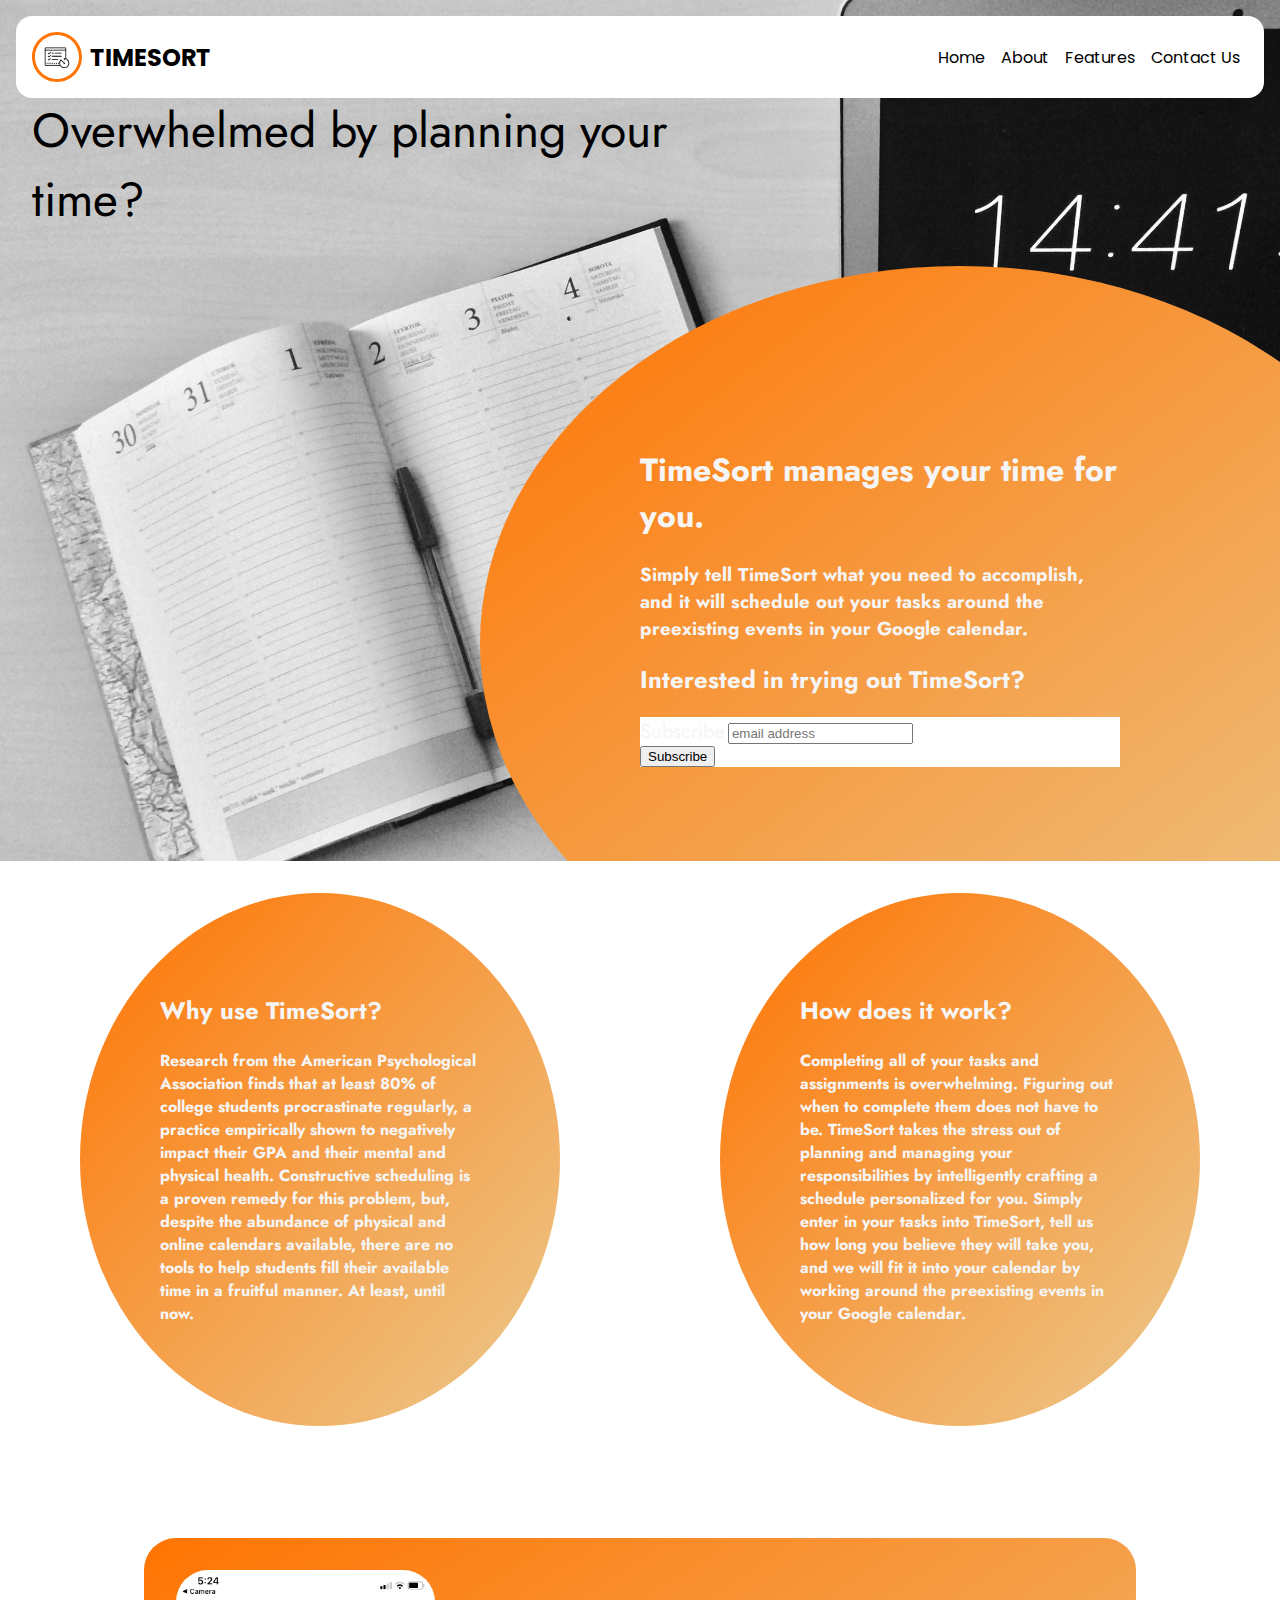
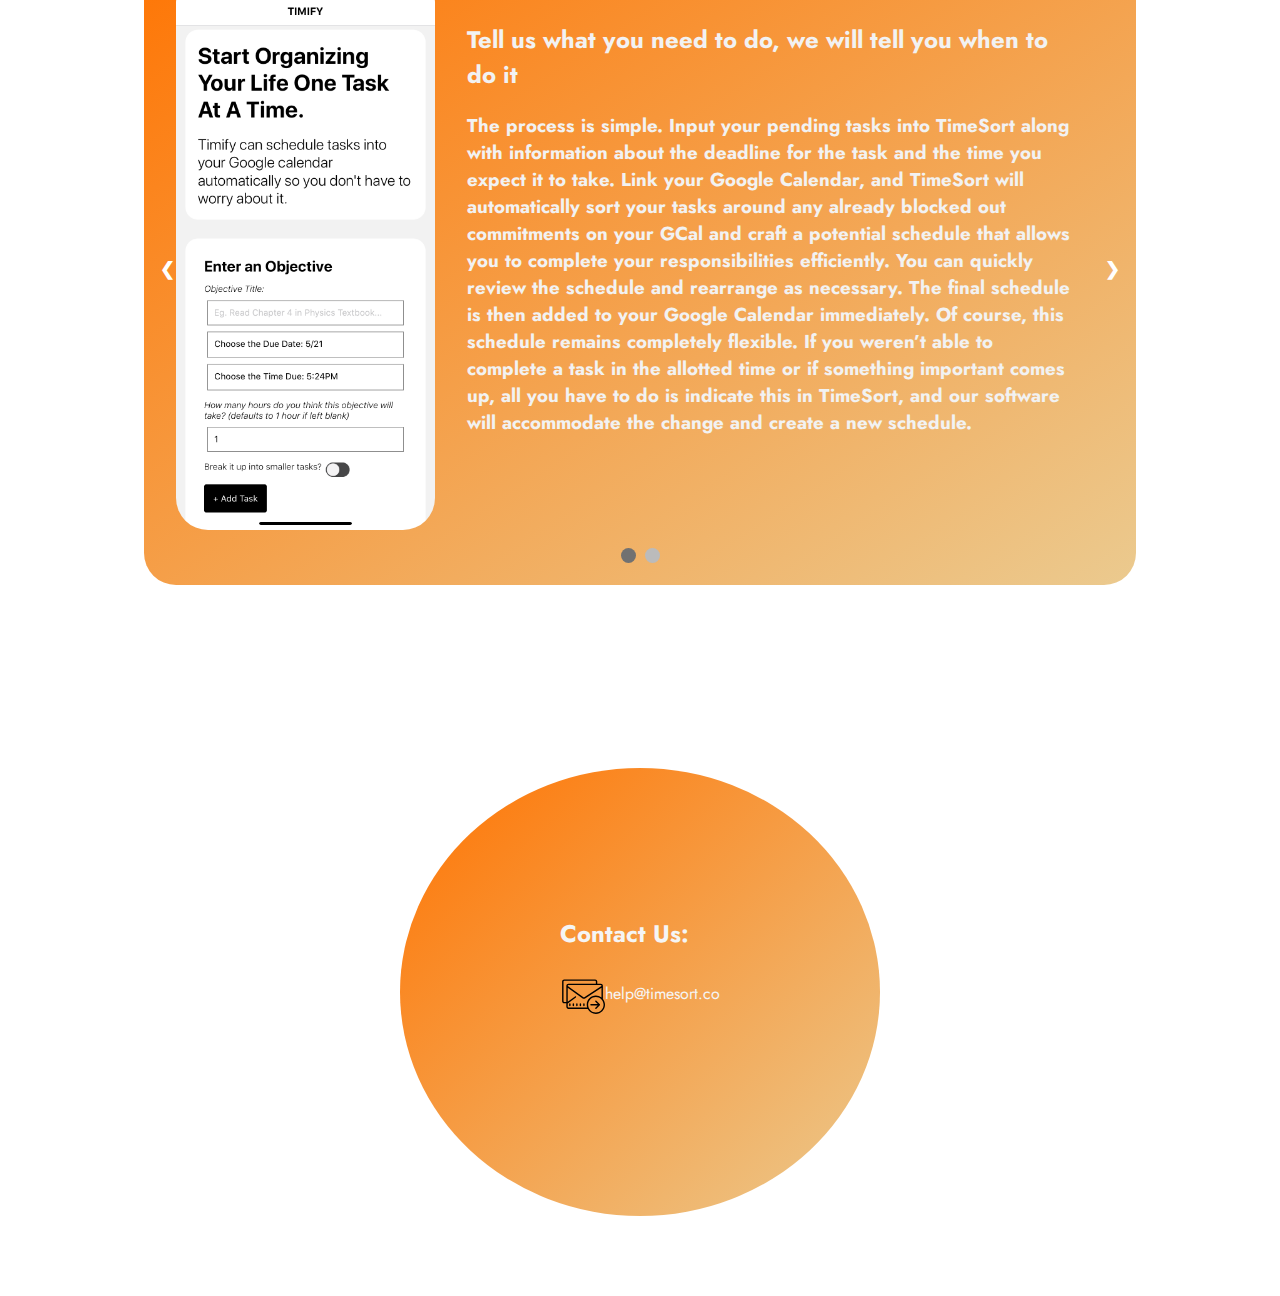
<file: index.html>
<html>
    <head>
        <title>TimeSort</title>
        <link rel="icon" href="./assets/logo.svg" >
        <meta name="viewport" content="width=device-width, initial-scale=1">
        <link rel="stylesheet" type="text/css" href="./styleshets/stylesheet.css"></link>
        <link rel="stylesheet" type="text/css" href="./styleshets/homestyle.css"></link>
        <link rel="stylesheet" type="text/css" href="./styleshets/aboutstyle.css"></link>
        <link rel="stylesheet" type="text/css" href="./styleshets/featurestyle.css"></link>
        <link rel="stylesheet" type="text/css" href="./styleshets/contactstyle.css"></link>
        <link href="https://fonts.googleapis.com/css2?family=Jost&family=Teko&family=Poppins:wght@700&display=swap" rel="stylesheet">  
        <!-- Global site tag (gtag.js) - Google Analytics -->
        <script async src="https://www.googletagmanager.com/gtag/js?id=UA-167980786-1"></script>
            <script>
                window.dataLayer = window.dataLayer || [];
                function gtag(){dataLayer.push(arguments);}
                gtag('js', new Date());
                gtag('config', 'UA-167980786-1');
            </script>  
    </head>

    <body>
        <div class = "nav-bar-wrapper">
            <div class="logo-wrapper">
                <img onclick="scrolling(0)" src="./assets/logo.svg" width="50" />
                <span class = "nav-logo" onclick="scrolling(0)">TIMESORT</span>
            </div>
            <div class = "nav-link-wrapper">
                <a class = "nav-link" onclick="scrolling(0)">Home</a>
                <a class = "nav-link" onclick="scrolling(1)">About</a>
                <a class = "nav-link" onclick="scrolling(2)">Features</a>
                <a class = "nav-link" onclick="scrolling(3)">Contact Us</a>
            </div>
        </div>
        <div class = "question">
            Overwhelmed by planning your time?
        </div>
        <div class = "first-fold">
            <div class = "description">
                <div class = "square-text">
                    <h1>TimeSort manages your time for you.</h1>
                    <h3>
                        Simply tell TimeSort what you need to accomplish, and it will schedule out your tasks around the 
                        preexisting events in your Google calendar.
                    </h3>
                    <h2>Interested in trying out TimeSort?</h1>
<!-- Begin Mailchimp Signup Form -->
<link href="//cdn-images.mailchimp.com/embedcode/horizontal-slim-10_7.css" rel="stylesheet" type="text/css">
<style type="text/css">
	#mc_embed_signup{background:#fff; clear:left; font:14px Helvetica,Arial,sans-serif; width:100%;}
	/* Add your own Mailchimp form style overrides in your site stylesheet or in this style block.
	   We recommend moving this block and the preceding CSS link to the HEAD of your HTML file. */
</style>
<div id="mc_embed_signup">
<form action="https://github.us10.list-manage.com/subscribe/post?u=c5944efe486962daa72685526&amp;id=97542c5cf8" method="post" id="mc-embedded-subscribe-form" name="mc-embedded-subscribe-form" class="validate" target="_blank" novalidate>
    <div id="mc_embed_signup_scroll">
	<label for="mce-EMAIL">Subscribe</label>
	<input type="email" value="" name="EMAIL" class="email" id="mce-EMAIL" placeholder="email address" required>
    <!-- real people should not fill this in and expect good things - do not remove this or risk form bot signups-->
    <div style="position: absolute; left: -5000px;" aria-hidden="true"><input type="text" name="b_c5944efe486962daa72685526_97542c5cf8" tabindex="-1" value=""></div>
    <div class="clear"><input type="submit" value="Subscribe" name="subscribe" id="mc-embedded-subscribe" class="button"></div>
    </div>
</form>
</div>

<!--End mc_embed_signup-->
                </div>
            </div>
    </div>
        <div class = "about-wrapper">
            <div class="about-description">
                <div class="about-square-text">
                    <h2>Why use TimeSort?</h2>
                    <h4>
                        Research from the American Psychological Association finds that at least 80% of college students 
                        procrastinate regularly, a practice empirically shown to negatively impact their 
                        GPA and their mental and physical health. Constructive scheduling is a proven remedy for 
                        this problem, but, despite the abundance of physical and online calendars available, there are
                        no tools to help students fill their available time in a fruitful manner. At least, until now.
                    </h4>
                </div>
            </div>
            <div class="about-description">
                <div class="about-square-text">
                    <h2>How does it work?</h2>
                    <h4>
                        Completing all of your tasks and assignments is overwhelming. Figuring out when to complete them does 
                        not have to be. TimeSort takes the stress out of planning and managing your responsibilities by 
                        intelligently crafting a schedule personalized for you. Simply enter in your tasks into TimeSort, 
                        tell us how long you believe they will take you, and we will fit it into your calendar by working 
                        around the preexisting events in your Google calendar.
                    </h4>
                </div>
            </div>
        </div>
        <div class = "features-wrapper">
            <!-- Slideshow container -->
            <div class="slideshow-container">

                <!-- Full-width images with number and caption text -->
                <div class="mySlides fade">
                    <img src="./assets/timifyscreen1.PNG" class="slideshow-image">
                    <span class="text">
                        <h2>Tell us what you need to do, we will tell you when to do it</h2>
                        <h3>
                            The process is simple. Input your pending tasks into TimeSort along with information about the 
                            deadline for the task and the time you expect it to take. Link your Google Calendar, and 
                            TimeSort will automatically sort your tasks around any already blocked out commitments on your 
                            GCal and craft a potential schedule that allows you to complete your responsibilities efficiently.
                             You can quickly review the schedule and rearrange as necessary. The final schedule is then added 
                             to your Google Calendar immediately. Of course, this schedule remains completely flexible. If you 
                             weren’t able to complete a task in the allotted time or if something important comes up, all you 
                             have to do is indicate this in TimeSort, and our software will accommodate the change and create 
                             a new schedule.
                        </h3>
                    </span>
                </div>
  
                <div class="mySlides fade">
                    <img src="./assets/timifyscreen2.PNG" class="slideshow-image">
                    <span class="text">
                        <h2>Our algorithm considers your personal needs</h2>
                        <h3>
                            We won’t schedule tasks outside of the times you tell us to. In addition, TimeSort lets you preview 
                            your schedule and rearrange events before we publish your schedule. You can categorize different 
                            events based on when in the day you would prefer to do them, and we will reorganize your schedule 
                            if you do not get something done on time. You can save events for later to expedite your future 
                            scheduling as well! <br><br>
                            TimeSort works and adapts for you.                            
                        </h3>
                    </span>
                </div>
  
                <!-- Next and previous buttons -->
                <a class="prev" onclick="plusSlides(-1)">&#10094;</a>
                <a class="next" onclick="plusSlides(1)">&#10095;</a>

                <!-- The dots/circles -->
                <div style="text-align:center">
                <span class="dot" onclick="currentSlide(1)"></span>
                <span class="dot" onclick="currentSlide(2)"></span>
            </div>
            </div>
            <br>
        </div>

        <div class = "contact-wrapper">
            <div class = "contact-description">
                <div class = "contact-square-text">
                    <h2>Contact Us:</h2>
                    <!-- <a href="">Facebook</a> <br>
                    <a href="">Twitter</a><br> -->
                    <div class="logo-wrapper">
                        <img onclick="scrolling(0)" src="./assets/email.svg" width="45" />
                        <span class="social-text" onclick="">help@timesort.co</span>
                    </div>
                </div>
            </div>
        </div>

        <script>

            var Tawk_API=Tawk_API||{}, Tawk_LoadStart=new Date();
            (function(){
                var s1=document.createElement("script"),s0=document.getElementsByTagName("script")[0];
                s1.async=true;
                s1.src='https://embed.tawk.to/5ecc5d15c75cbf1769ef4927/default';
                s1.charset='UTF-8';
                s1.setAttribute('crossorigin','*');
                s0.parentNode.insertBefore(s1,s0);
            })();


            var slideIndex = 1;
            showSlides(slideIndex);

            // Next/previous controls
            function plusSlides(n) {
                showSlides(slideIndex += n);
            }

            // Thumbnail image controls
            function currentSlide(n) {
                showSlides(slideIndex = n);
            }

            function showSlides(n) {
                var i;
                var slides = document.getElementsByClassName("mySlides");
                var dots = document.getElementsByClassName("dot");
                if (n > slides.length) {slideIndex = 1}
                if (n < 1) {slideIndex = slides.length}
                for (i = 0; i < slides.length; i++) {
                    slides[i].style.display = "none";
                }
                for (i = 0; i < dots.length; i++) {
                    dots[i].className = dots[i].className.replace(" active", "");
                }
                slides[slideIndex-1].style.display = "block";
                dots[slideIndex-1].className += " active";
            }

            function scrolling(n) {
                var w = window.innerHeight;
                window.scrollTo({
                    top: (w - (w/6))*n,
                    left: 0,
                    behavior: 'smooth'
                });
                // window.scrollTo(0, (w - (w/6))*n);
            }
        </script>
    </body>

</html>
</file>
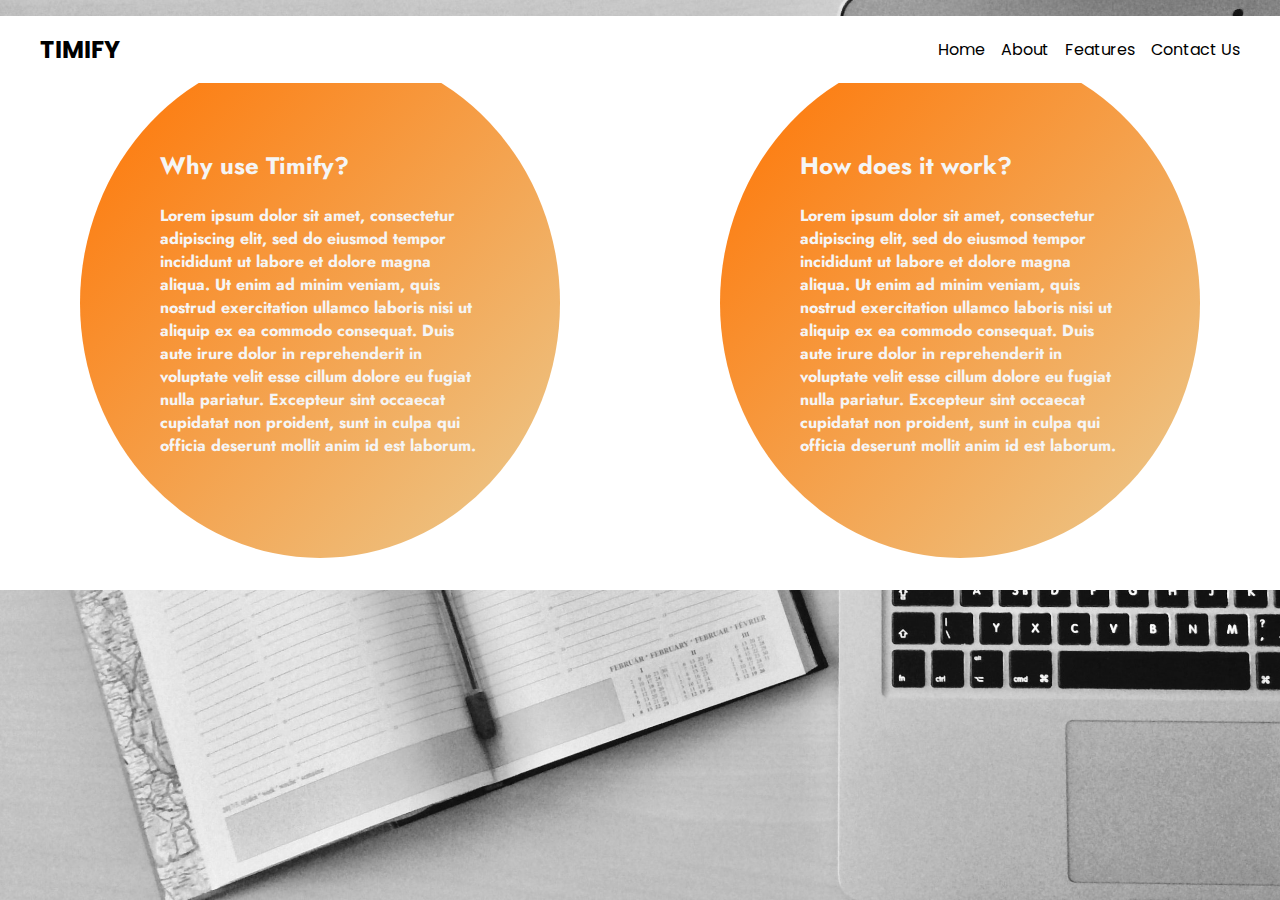
<file: about.html>
<html>
    <head>
        <title>Timify</title>
        <link rel="stylesheet" type="text/css" href="./styleshets/stylesheet.css"></link>
        <link rel="stylesheet" type="text/css" href="./styleshets/aboutstyle.css"></link>
        <link href="https://fonts.googleapis.com/css2?family=Jost&family=Teko&family=Poppins:wght@700&display=swap" rel="stylesheet">    
    </head>

    <body>
        <div class = "nav-bar-wrapper">
            <a href = "index.html" class = "nav-logo">TIMIFY</a>
            <div class = "nav-link-wrapper">
                <a class = "nav-link" href = "index.html">Home</a>
                <a class = "nav-link" href = "about.html">About</a>
                <a class = "nav-link" href = "features.html">Features</a>
                <a class = "nav-link" href = "contactus.html">Contact Us</a>
            </div>
        </div>
        <div class = "about-wrapper">
            <div class="about-description">
                <div class="about-square-text">
                    <h2>Why use Timify?</h2>
                    <h4>
                        Lorem ipsum dolor sit amet, consectetur adipiscing elit, sed do eiusmod tempor incididunt ut 
                        labore et dolore magna aliqua. Ut enim ad minim veniam, quis nostrud exercitation ullamco 
                        laboris nisi ut aliquip ex ea commodo consequat. Duis aute irure dolor in reprehenderit in 
                        voluptate velit esse cillum dolore eu fugiat nulla pariatur. Excepteur sint occaecat cupidatat 
                        non proident, sunt in culpa qui officia deserunt mollit anim id est laborum.
                    </h4>
                </div>
            </div>
            <div class="about-description">
                <div class="about-square-text">
                    <h2>How does it work?</h2>
                    <h4>
                        Lorem ipsum dolor sit amet, consectetur adipiscing elit, sed do eiusmod tempor incididunt ut 
                        labore et dolore magna aliqua. Ut enim ad minim veniam, quis nostrud exercitation ullamco 
                        laboris nisi ut aliquip ex ea commodo consequat. Duis aute irure dolor in reprehenderit in 
                        voluptate velit esse cillum dolore eu fugiat nulla pariatur. Excepteur sint occaecat cupidatat 
                        non proident, sunt in culpa qui officia deserunt mollit anim id est laborum.
                    </h4>
                </div>
            </div>
        </div>
    </body>

</html>
</file>
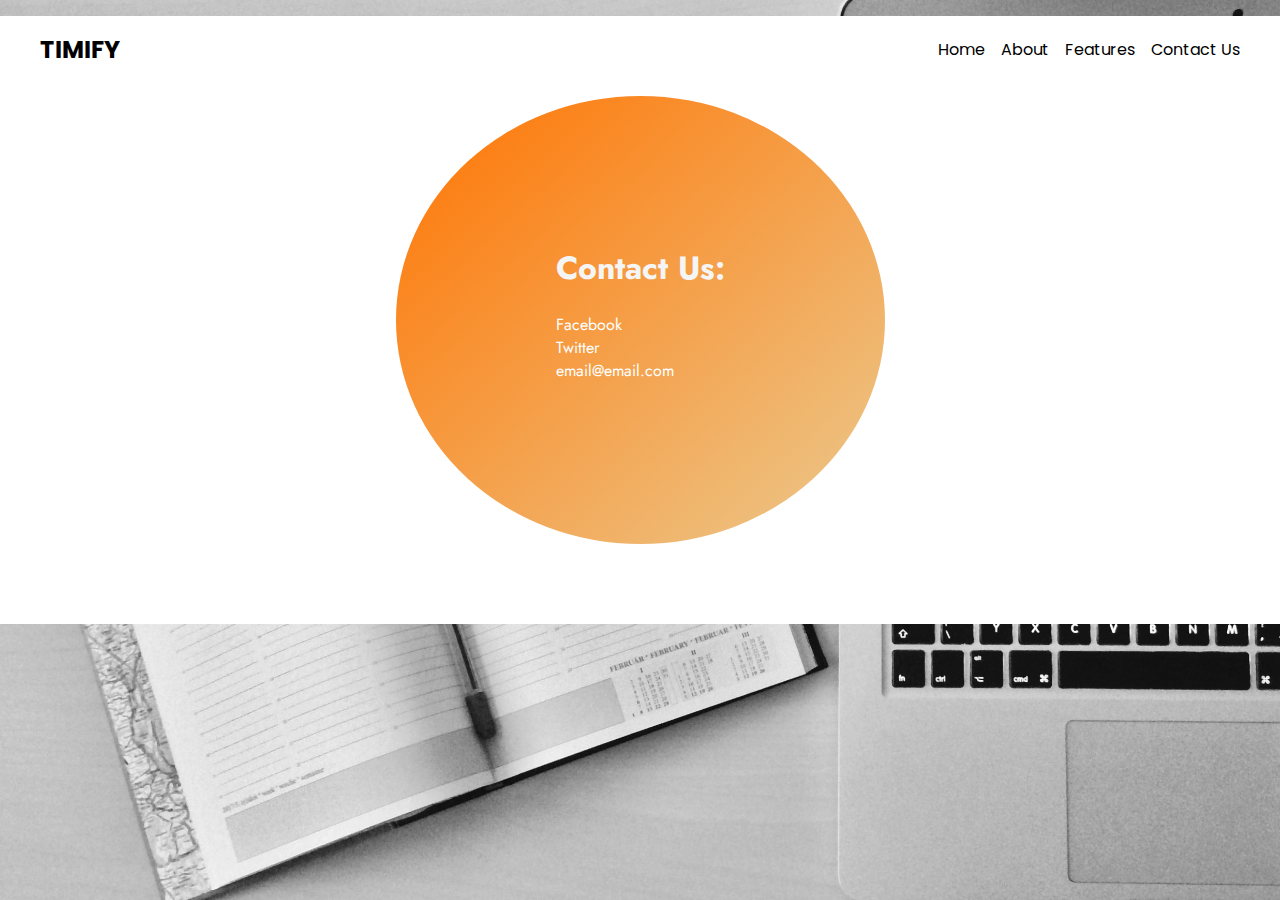
<file: contactus.html>
<html>
    <head>
        <title>Timify</title>
        <link rel="stylesheet" type="text/css" href="./styleshets/stylesheet.css"></link>
        <link rel="stylesheet" type="text/css" href="./styleshets/contactstyle.css"></link>
        <link href="https://fonts.googleapis.com/css2?family=Jost&family=Teko&family=Poppins:wght@700&display=swap" rel="stylesheet">    
    </head>

    <body>
        <div class = "nav-bar-wrapper">
            <a href = "index.html" class = "nav-logo">TIMIFY</a>
            <div class = "nav-link-wrapper">
                <a class = "nav-link" href = "index.html">Home</a>
                <a class = "nav-link" href = "about.html">About</a>
                <a class = "nav-link" href = "features.html">Features</a>
                <a class = "nav-link" href = "contactus.html">Contact Us</a>
            </div>
        </div>
        <div class = "contact-wrapper">
            <div class = "contact-description">
                <div class = "contact-square-text">
                    <h1>Contact Us:</h1>
                    <a href="">Facebook</a> <br>
                    <a href="">Twitter</a><br>
                    <a href="">email@email.com</a><br>
                </div>
            </div>
        </div>
    </body>

</html>
</file>
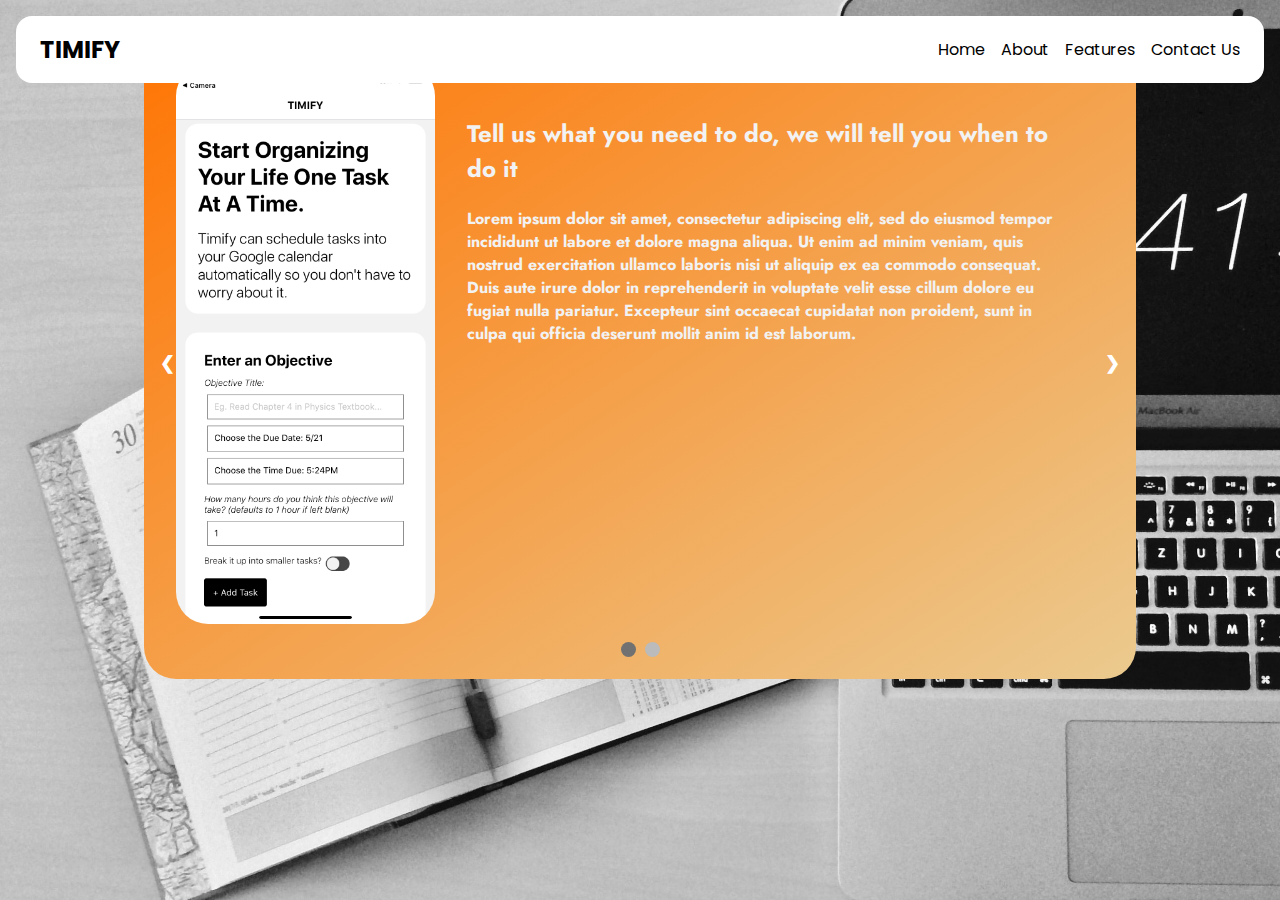
<file: features.html>
<html>
    <head>
        <title>Timify</title>
        <link rel="stylesheet" type="text/css" href="./styleshets/stylesheet.css"></link>
        <link rel="stylesheet" type="text/css" href="./styleshets/featurestyle.css"></link>
        <link href="https://fonts.googleapis.com/css2?family=Jost&family=Teko&family=Poppins:wght@700&display=swap" rel="stylesheet">    
    </head>

    <body>
        <div class = "nav-bar-wrapper">
            <a href = "index.html" class = "nav-logo">TIMIFY</a>
            <div class = "nav-link-wrapper">
                <a class = "nav-link" href = "index.html">Home</a>
                <a class = "nav-link" href = "about.html">About</a>
                <a class = "nav-link" href = "features.html">Features</a>
                <a class = "nav-link" href = "contactus.html">Contact Us</a>
            </div>
        </div>
        <div class = "features-wrapper">
            <!-- Slideshow container -->
            <div class="slideshow-container">

                <!-- Full-width images with number and caption text -->
                <div class="mySlides fade">
                    <img src="./assets/timifyscreen1.PNG" style="height:35rem; border-radius: 2rem;">
                    <span class="text">
                        <h2>Tell us what you need to do, we will tell you when to do it</h2>
                        <h4>
                            Lorem ipsum dolor sit amet, consectetur adipiscing elit, sed do eiusmod tempor incididunt ut 
                            labore et dolore magna aliqua. Ut enim ad minim veniam, quis nostrud exercitation ullamco 
                            laboris nisi ut aliquip ex ea commodo consequat. Duis aute irure dolor in reprehenderit in 
                            voluptate velit esse cillum dolore eu fugiat nulla pariatur. Excepteur sint occaecat cupidatat 
                            non proident, sunt in culpa qui officia deserunt mollit anim id est laborum.
                        </h4>
                    </span>
                </div>
  
                <div class="mySlides fade">
                    <img src="./assets/timifyscreen2.PNG" style="height:35rem; border-radius: 2rem;">
                    <span class="text">
                        <h2>Our algorithm considers your personal needs</h2>
                        <h4>
                            Lorem ipsum dolor sit amet, consectetur adipiscing elit, sed do eiusmod tempor incididunt ut 
                            labore et dolore magna aliqua. Ut enim ad minim veniam, quis nostrud exercitation ullamco 
                            laboris nisi ut aliquip ex ea commodo consequat. Duis aute irure dolor in reprehenderit in 
                            voluptate velit esse cillum dolore eu fugiat nulla pariatur. Excepteur sint occaecat cupidatat 
                            non proident, sunt in culpa qui officia deserunt mollit anim id est laborum.
                        </h4>
                    </span>
                </div>
  
                <!-- Next and previous buttons -->
                <a class="prev" onclick="plusSlides(-1)">&#10094;</a>
                <a class="next" onclick="plusSlides(1)">&#10095;</a>

                <!-- The dots/circles -->
                <div style="text-align:center">
                <span class="dot" onclick="currentSlide(1)"></span>
                <span class="dot" onclick="currentSlide(2)"></span>
            </div>
            </div>
            <br>
        </div>

        <script>
            var slideIndex = 1;
            showSlides(slideIndex);

            // Next/previous controls
            function plusSlides(n) {
                showSlides(slideIndex += n);
            }

            // Thumbnail image controls
            function currentSlide(n) {
                showSlides(slideIndex = n);
            }

            function showSlides(n) {
                var i;
                var slides = document.getElementsByClassName("mySlides");
                var dots = document.getElementsByClassName("dot");
                if (n > slides.length) {slideIndex = 1}
                if (n < 1) {slideIndex = slides.length}
                for (i = 0; i < slides.length; i++) {
                    slides[i].style.display = "none";
                }
                for (i = 0; i < dots.length; i++) {
                    dots[i].className = dots[i].className.replace(" active", "");
                }
                slides[slideIndex-1].style.display = "block";
                dots[slideIndex-1].className += " active";
            }
        </script>
    </body>

</html>
</file>
<file: styleshets/stylesheet.css>
html { 
  background: url(../assets/landingpage.jpg) no-repeat center center fixed; 
  -webkit-background-size: cover;
  -moz-background-size: cover;
  -o-background-size: cover;
  background-size: cover;
  font-family: 'Jost', sans-serif;
}

body {
    width: 100%;
    margin: 0px;
    padding-top: 1rem;
}

html, body {
    position:relative;
    overflow-x:hidden;
}

h1, h2, h3, h4, h5, h6, label, a {
  font-family: 'Jost', sans-serif;
}

a {
    text-decoration: none;
    color: white;
    font-size: 1rem;
}

.logo-wrapper {
    display: flex;
    align-items: center;
    justify-content: center;
}

.logo {
    width: 3rem;
}

.nav-bar-wrapper {
    position: fixed;
    display: flex;
    flex-direction: row;
    justify-content: space-between;
    align-items: center;
    background-color: white;
    padding: 1rem;
    border-radius: 1rem;
    width: 95%;
    margin: auto;
    z-index: 4;
    margin-left: 1rem;
}

.nav-logo {
    cursor: pointer;
    font-family: 'Poppins', sans-serif;
    font-weight: bold;
    font-size: 1.5rem;
    text-decoration: none;
    color: black;
    margin-left: .5rem;
}

.nav-link-wrapper {
    display: flex;
    flex-direction: row;
    justify-content: space-around;
    flex-wrap: wrap;
}

.nav-link {
    cursor: pointer;
    font-family: 'Poppins', sans-serif;
    padding-left: .5rem;
    padding-right: .5rem;
    font-size: 1rem;
    text-decoration: none;
    color: black;
}

.nav-link:hover {
    color: gray;
}

@media only screen and (max-width: 767px) {
    .nav-bar-wrapper {
        width: 91%;
        margin-left: 0rem;
    }

    .nav-link-wrapper {
        justify-content: space-evenly;
    }

    .nav-link {
        font-size: .75rem;
    }
}
</file>
<file: styleshets/homestyle.css>
label {
  font-size: 1.25rem;
}

.first-fold {
    position: relative;
    width: 100%;
    display: flex;
    justify-content: flex-end;
    align-items: flex-end;
    overflow-x: hidden;
  }

.question {
  font-family: 'Jost', sans-serif;
  color: black;
  font-size: 3rem;
  margin: 2rem;
  max-width: 40rem;
  overflow-y: hidden;
  margin-top: 5rem;
}

.description {
  background-image: linear-gradient(to bottom right, rgb(255, 116, 2),  rgb(235, 202, 143));
  border-radius: 50%;
  margin-right: -10rem;
  margin-bottom: -10rem;
  z-index: 3;
  overflow-x: hidden;
  overflow-y: hidden;
}

.square-text {
  color: whitesmoke;
  max-width: 30rem;
  min-height: 20rem;
  padding: 10rem;
  padding-top: 10rem;
  padding-right: 20rem;
  padding-bottom: 15rem;
}

.text-box {
  border-radius: 1rem;
  height: 1.5rem;
  width: 16rem;
  height:2rem;
  padding: .5rem;
}

.submit-button {
  cursor: pointer;
  border-radius: 1rem;
  margin-left: -4rem;
  z-index: 0;
  height: 1.5rem;
  height:2rem;
  width: 4rem;
}

.submit-button:hover {
  background-color: rgb(175, 175, 175);
} 

@media only screen and (max-width: 767px) {
  .question {
    font-family: 'Jost', sans-serif;
    color: black;
    font-size: 2rem;
    margin: 2rem;
    max-width: 40rem;
    margin-top: 6rem;
  }

.description {
  margin: 1rem;
  border-radius: 4rem;
}

.square-text {
  color: whitesmoke;
  padding: 2rem;
  font-size: 1rem;
  max-width: 30rem;
}

.text-box {
  width: 15rem;
}
}
</file>
<file: styleshets/aboutstyle.css>
.about-wrapper {
    display: flex;
    justify-content: space-around;
    align-items: center;
    flex-direction: row;
    flex-wrap: wrap;
    width: 100%;
    background-color: white;
    margin-bottom: 5rem;
}

.about-description {
    display: flex;
    align-items: center;
    justify-content: center;
    background-image: linear-gradient(to bottom right, rgb(255, 116, 2),  rgb(235, 202, 143));
    border-radius: 50%;
    padding: 5rem;
    margin: 2rem;
  }
  
.about-square-text {
    color: whitesmoke;
    max-width: 20rem;
    min-height: 20rem;
}

@media only screen and (max-width: 767px) {
  .about-description {
    margin: 1rem;
    border-radius: 4rem;
    padding: 1rem;
  }
  
  .about-square-text {
    color: whitesmoke;
    padding: 2rem;
    font-size: 1rem;
    max-width: 30rem;
    min-height: 0rem;
  }
}
</file>
<file: styleshets/featurestyle.css>
/* * {box-sizing:border-box} */

/* Slideshow container */
.slideshow-container {
  background-image: linear-gradient(to bottom right, rgb(255, 116, 2),  rgb(235, 202, 143));
  position: relative;
  margin: auto;
  margin-top: 1rem;
  padding: 1rem;
  max-width: 60rem;
  max-height: 50rem;
  border-radius: 2rem;
  margin-bottom: 5rem;
}

/* Hide the images by default */
.mySlides {
  display: none;
  margin: 1rem;
}

.slideshow-image {
  height:35rem; 
  border-radius: 2rem;
}

/* Next & previous buttons */
.prev, .next {
  cursor: pointer;
  position: absolute;
  top: 50%;
  width: auto;
  margin-top: -22px;
  padding: 16px;
  color: white;
  font-weight: bold;
  font-size: 18px;
  transition: 0.6s ease;
  border-radius: 0 3px 3px 0;
  user-select: none;
}

/* Position the "next button" to the right */
.next {
  right: 0;
  border-radius: 3px 0 0 3px;
}

.prev {
    left: 0;
}

/* On hover, add a black background color with a little bit see-through */
.prev:hover, .next:hover {
  background-color: rgba(0,0,0,0.8);
}

/* Caption text */
.text {
  color: #f2f2f2;
  font-size: 1rem;
  padding: 2rem;
  padding-right: 4rem;
  position: absolute;
}

/* Number text (1/3 etc) */
.numbertext {
  color: #f2f2f2;
  font-size: 12px;
  padding: 8px 12px;
  position: absolute;
  top: 0;
}

/* The dots/bullets/indicators */
.dot {
  cursor: pointer;
  height: 15px;
  width: 15px;
  margin: 0 2px;
  background-color: #bbb;
  border-radius: 50%;
  display: inline-block;
  transition: background-color 0.6s ease;
}

.active, .dot:hover {
  background-color: #717171;
}

/* Fading animation */
.fade {
  -webkit-animation-name: fade;
  -webkit-animation-duration: 1.5s;
  animation-name: fade;
  animation-duration: 1.5s;
}

h2 {
  font-weight: bold;
}

@-webkit-keyframes fade {
  from {opacity: .4}
  to {opacity: 1}
}

@keyframes fade {
  from {opacity: .4}
  to {opacity: 1}
}

@media only screen and (max-width: 767px) {
  .slideshow-image {
    height: 15rem;
    border-radius: 1rem;
  }

  .mySlides {
    margin: .5rem;
  }

  h2 {
    font-size: 1rem;
    margin-block-start: 0rem;
    margin-block-end: 0rem;
  }

  h3 {
    font-size: .75rem;
    margin-block-start: 0rem;
    margin-block-end: 0rem;
  }

  .text {
    padding: .5rem;
  }
}
</file>
<file: styleshets/contactstyle.css>
.contact-wrapper {
    width: 100%;
    display: flex;
    justify-content: center;
    align-items: center;
    background-color: white; 
    margin: 0rem;
  }

.contact-description {
  background-image: linear-gradient(to bottom right, rgb(255, 116, 2),  rgb(235, 202, 143));
  border-radius: 50%;
  margin: 5rem;
}

.contact-square-text {
  color: whitesmoke;
  max-width: 30rem;
  min-height: 10rem;
  padding: 10rem;
  padding-top:8rem;
}
</file>
